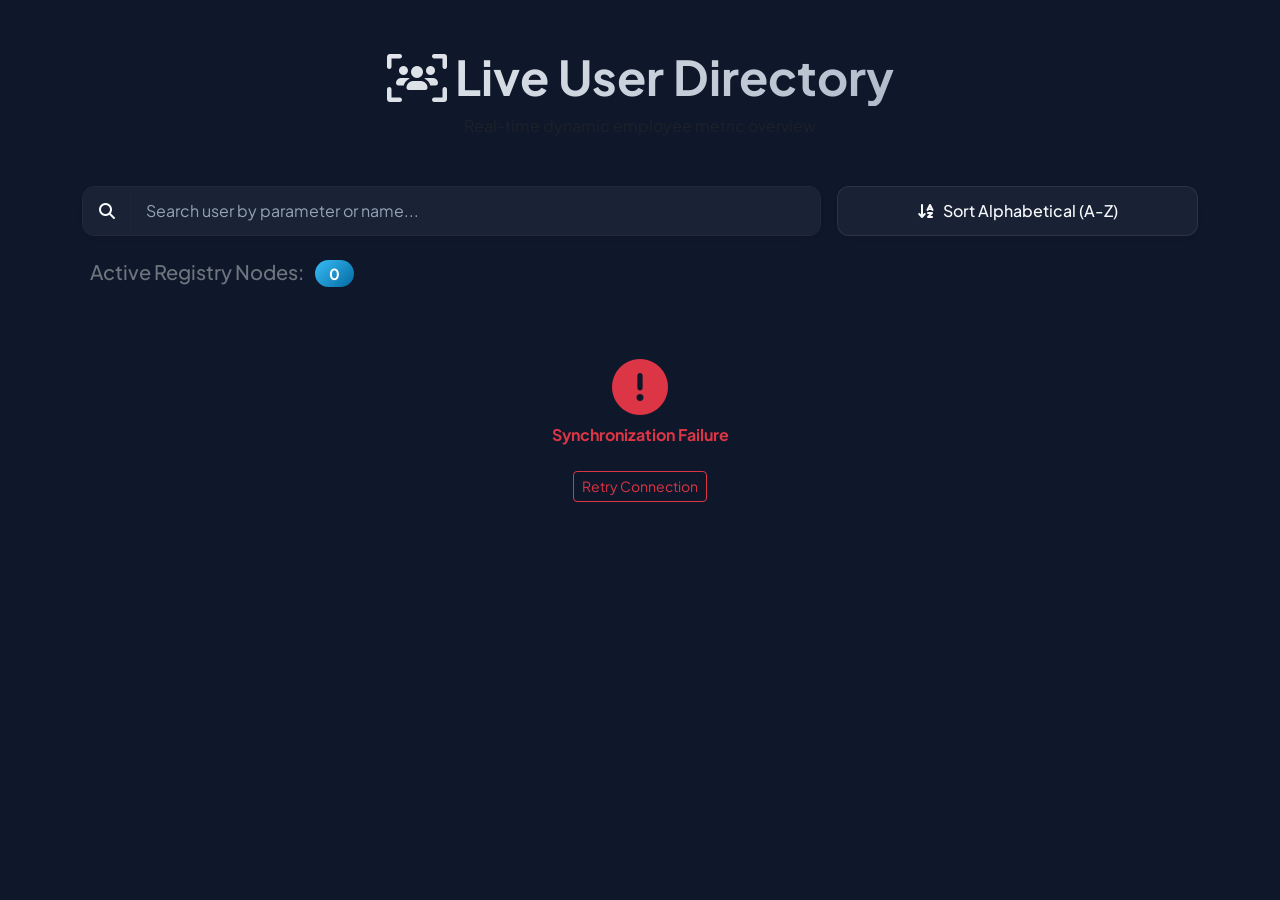
<file: 25ESKCS013/index.html>
<!DOCTYPE html>
<html lang="en">
<head>
    <meta charset="UTF-8">
    <meta name="viewport" content="width=device-width, initial-scale=1.0">
    <title>Live User Directory | Pro</title>

    <link rel="preconnect" href="https://fonts.googleapis.com">
    <link rel="preconnect" href="https://fonts.gstatic.com" crossorigin>
    <link href="https://fonts.googleapis.com/css2?family=Plus+Jakarta+Sans:wght@400;500;600;700&display=swap" rel="stylesheet">

    <link href="https://cdn.jsdelivr.net/npm/bootstrap@5.3.0/dist/css/bootstrap.min.css" rel="stylesheet">
    <link rel="stylesheet" href="https://cdnjs.cloudflare.com/ajax/libs/font-awesome/6.4.2/css/all.min.css">
    <link rel="stylesheet" href="style.css">
</head>
<body>

<div class="container py-5">
    <div class="text-center mb-5">
        <h1 class="display-5 fw-bold text-gradient">
            <i class="fa-solid fa-users-viewfinder me-2"></i>Live User Directory
        </h1>
        <p class="text-muted">Real-time dynamic employee metric overview</p>
    </div>

    <div class="row g-3 mb-4 align-items-center">
        <div class="col-md-8">
            <div class="input-group search-group shadow-sm">
                <span class="input-group-text bg-white border-end-0 text-muted"><i class="fa-solid fa-magnifying-glass"></i></span>
                <input type="text" id="searchBox" class="form-control border-start-0" placeholder="Search user by parameter or name...">
            </div>
        </div>
        <div class="col-md-4">
            <button class="btn btn-action w-100 shadow-sm" id="sortBtn">
                <i class="fa-solid fa-sort-alpha-down me-2"></i>Sort Alphabetical (A-Z)
            </button>
        </div>
    </div>

    <div class="d-flex justify-content-between align-items-center mb-4 px-2">
        <h5 class="text-secondary mb-0 fw-medium">
            Active Registry Nodes: 
            <span class="badge badge-count ms-2" id="count">0</span>
        </h5>
    </div>

    <div id="loading" class="my-5 text-center">
        <div class="spinner-border text-primary mb-3" role="status"></div>
        <div class="fw-semibold text-secondary">Compiling user database...</div>
    </div>

    <div class="row g-4" id="userContainer"></div>
</div>

<script src="https://code.jquery.com/jquery-3.7.1.min.js"></script>
<script src="script.js"></script>
</body>
</html>
</file>
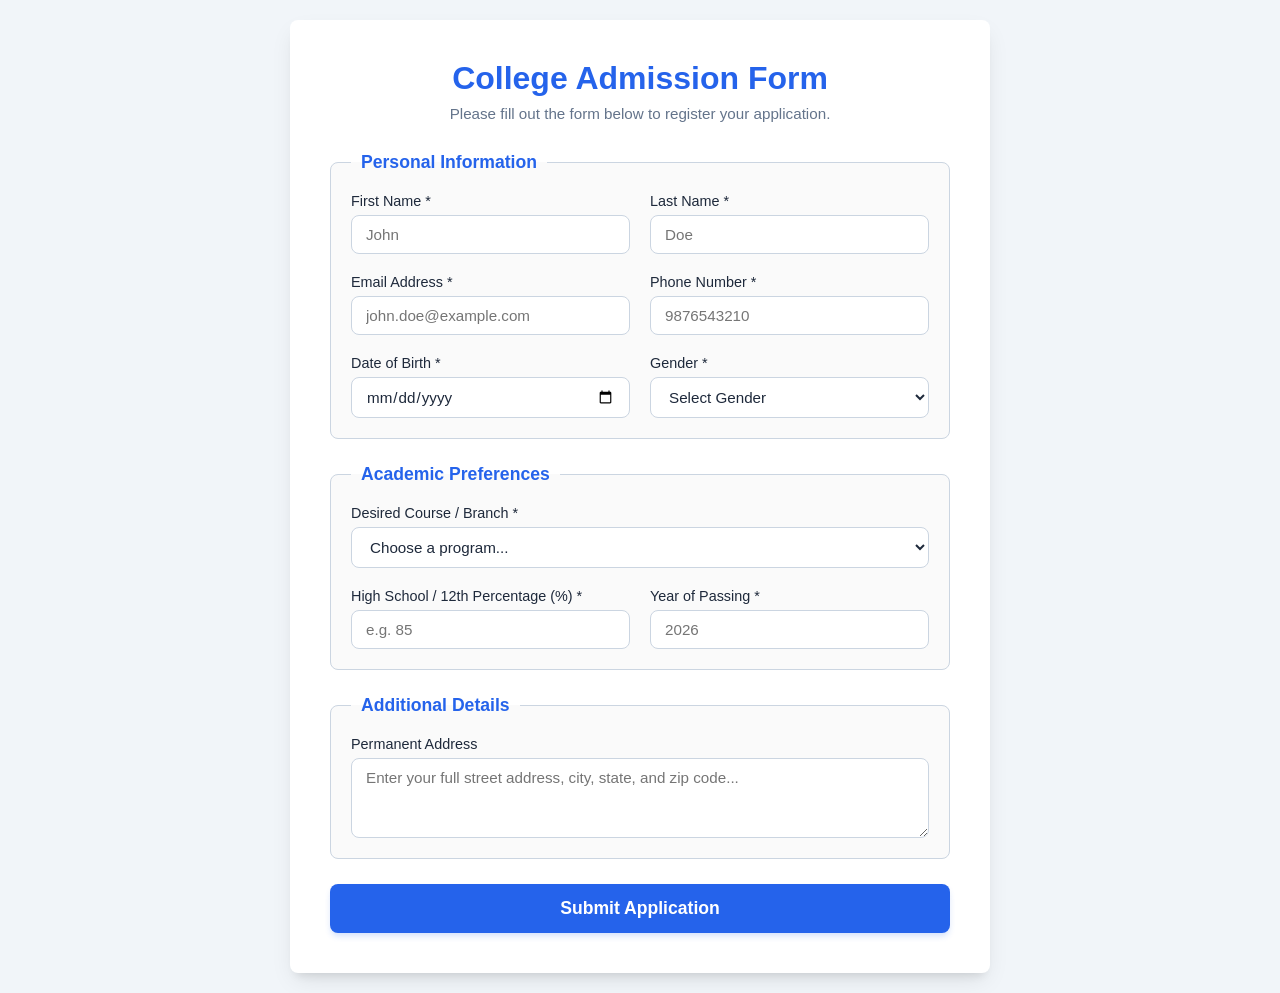
<file: 25ESKCS013/day1.html>
<!DOCTYPE html>
<html lang="en">
<head>
    <meta charset="UTF-8">
    <meta name="viewport" content="width=device-width, initial-scale=1.0">
    <title>Mini Challenge - College Admission Form</title>
    <style>
        /* Base Reset & Variables */
        * {
            margin: 0;
            padding: 0;
            box-sizing: border-box;
            font-family: 'Segoe UI', Tahoma, Geneva, Verdana, sans-serif;
        }

        :root {
            --primary-color: #2563eb;
            --primary-hover: #1d4ed8;
            --bg-color: #f1f5f9;
            --card-bg: #ffffff;
            --text-main: #1e293b;
            --text-muted: #64748b;
            --border-color: #cbd5e1;
            --radius: 8px;
            --transition: all 0.3s ease;
        }

        body {
            background-color: var(--bg-color);
            color: var(--text-main);
            display: flex;
            justify-content: center;
            align-items: center;
            min-height: 100vh;
            padding: 20px;
        }

        /* Form Card Container */
        .form-container {
            background-color: var(--card-bg);
            width: 100%;
            max-width: 700px;
            padding: 40px;
            border-radius: var(--radius);
            box-shadow: 0 10px 25px -5px rgba(0, 0, 0, 0.1), 0 8px 10px -6px rgba(0, 0, 0, 0.1);
        }

        .form-header {
            margin-bottom: 30px;
            text-align: center;
        }

        .form-header h1 {
            font-size: 2rem;
            color: var(--primary-color);
            margin-bottom: 8px;
        }

        .form-header p {
            color: var(--text-muted);
            font-size: 0.95rem;
        }

        /* Logical Field Grouping */
        fieldset {
            border: 1px solid var(--border-color);
            border-radius: var(--radius);
            padding: 20px;
            margin-bottom: 25px;
            background-color: #fafafa;
        }

        legend {
            font-weight: 600;
            color: var(--primary-color);
            padding: 0 10px;
            font-size: 1.1rem;
        }

        /* Grid Layout for Fields */
        .form-grid {
            display: grid;
            grid-template-columns: 1fr 1fr;
            gap: 20px;
        }

        .full-width {
            grid-column: span 2;
        }

        /* Form Controls */
        .form-group {
            display: flex;
            flex-direction: column;
            gap: 6px;
        }

        label {
            font-size: 0.9rem;
            font-weight: 500;
            color: var(--text-main);
        }

        input[type="text"],
        input[type="email"],
        input[type="tel"],
        input[type="date"],
        input[type="number"],
        select,
        textarea {
            width: 100%;
            padding: 10px 14px;
            border: 1px solid var(--border-color);
            border-radius: var(--radius);
            font-size: 0.95rem;
            background-color: #fff;
            color: var(--text-main);
            transition: var(--transition);
            outline: none;
        }

        /* Hover & Focus Effects */
        input:hover, select:hover, textarea:hover {
            border-color: #94a3b8;
        }

        input:focus, select:focus, textarea:focus {
            border-color: var(--primary-color);
            box-shadow: 0 0 0 3px rgba(37, 99, 233, 0.15);
        }

        textarea {
            resize: vertical;
            min-height: 80px;
        }

        /* Submit Button with Hover Effects */
        .submit-btn {
            width: 100%;
            padding: 14px;
            background-color: var(--primary-color);
            color: white;
            border: none;
            border-radius: var(--radius);
            font-size: 1.1rem;
            font-weight: 600;
            cursor: pointer;
            transition: var(--transition);
            box-shadow: 0 4px 6px -1px rgba(37, 99, 233, 0.2);
        }

        .submit-btn:hover {
            background-color: var(--primary-hover);
            transform: translateY(-1px);
            box-shadow: 0 6px 12px -2px rgba(37, 99, 233, 0.3);
        }

        .submit-btn:active {
            transform: translateY(1px);
        }

        /* Responsive Design */
        @media (max-width: 600px) {
            .form-grid {
                grid-template-columns: 1fr;
            }
            .full-width {
                grid-column: span 1;
            }
            .form-container {
                padding: 20px;
            }
        }
    </style>
</head>
<body>

    <div class="form-container">
        <div class="form-header">
            <h1>College Admission Form</h1>
            <p>Please fill out the form below to register your application.</p>
        </div>

        <form action="#" method="POST">
            
            <!-- SECTION 1: Personal Details -->
            <fieldset>
                <legend>Personal Information</legend>
                <div class="form-grid">
                    <div class="form-group">
                        <label for="firstName">First Name *</label>
                        <input type="text" id="firstName" name="firstName" placeholder="John" required>
                    </div>
                    
                    <div class="form-group">
                        <label for="lastName">Last Name *</label>
                        <input type="text" id="lastName" name="lastName" placeholder="Doe" required>
                    </div>

                    <div class="form-group">
                        <label for="email">Email Address *</label>
                        <input type="email" id="email" name="email" placeholder="john.doe@example.com" required>
                    </div>

                    <div class="form-group">
                        <label for="phone">Phone Number *</label>
                        <input type="tel" id="phone" name="phone" placeholder="9876543210" pattern="[0-9]{10}" title="Please enter a valid 10-digit phone number" required>
                    </div>

                    <div class="form-group">
                        <label for="dob">Date of Birth *</label>
                        <input type="date" id="dob" name="dob" required>
                    </div>

                    <div class="form-group">
                        <label for="gender">Gender *</label>
                        <select id="gender" name="gender" required>
                            <option value="" disabled selected>Select Gender</option>
                            <option value="male">Male</option>
                            <option value="female">Female</option>
                            <option value="other">Other</option>
                        </select>
                    </div>
                </div>
            </fieldset>

            <!-- SECTION 2: Academic Program Selection -->
            <fieldset>
                <legend>Academic Preferences</legend>
                <div class="form-grid">
                    <div class="form-group full-width">
                        <label for="course">Desired Course / Branch *</label>
                        <select id="course" name="course" required>
                            <option value="" disabled selected>Choose a program...</option>
                            <option value="cse">B.Tech - Computer Science & Engineering</option>
                            <option value="ece">B.Tech - Electronics & Communication</option>
                            <option value="it">B.Tech - Information Technology</option>
                            <option value="me">B.Tech - Mechanical Engineering</option>
                        </select>
                    </div>

                    <div class="form-group">
                        <label for="score">High School / 12th Percentage (%) *</label>
                        <input type="number" id="score" name="score" placeholder="e.g. 85" min="0" max="100" step="0.01" required>
                    </div>

                    <div class="form-group">
                        <label for="year">Year of Passing *</label>
                        <input type="number" id="year" name="year" placeholder="2026" min="2020" max="2026" required>
                    </div>
                </div>
            </fieldset>

            <!-- SECTION 3: Additional Info -->
            <fieldset>
                <legend>Additional Details</legend>
                <div class="form-group">
                    <label for="address">Permanent Address</label>
                    <textarea id="address" name="address" placeholder="Enter your full street address, city, state, and zip code..."></textarea>
                </div>
            </fieldset>

            <!-- Submit Button -->
            <button type="submit" class="submit-btn">Submit Application</button>

        </form>
    </div>

</body>
</html>
</file>
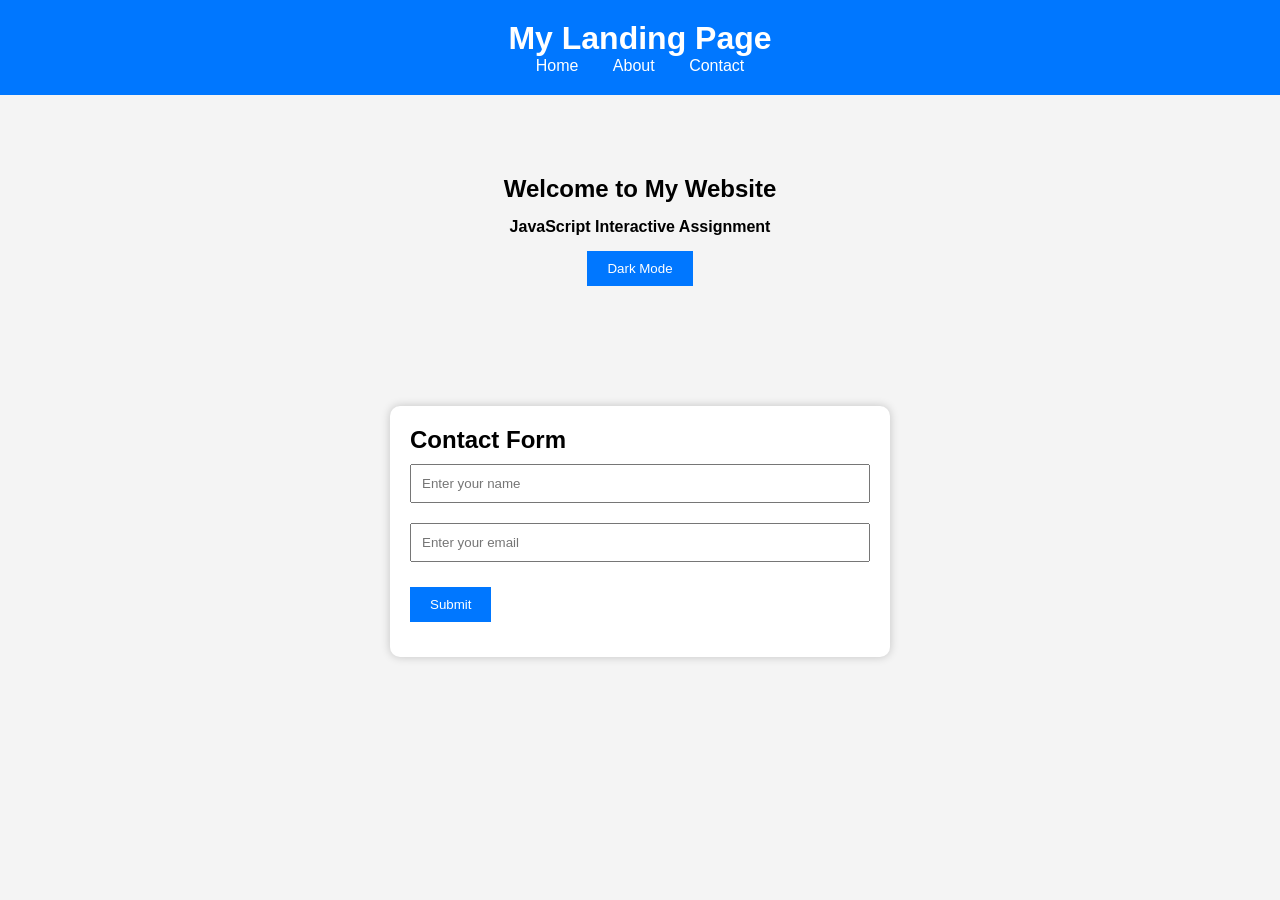
<file: 25ESKCS013/day4.html>
<!DOCTYPE html>
<html lang="en">
<head>
<meta charset="UTF-8">
<meta name="viewport" content="width=device-width, initial-scale=1.0">
<title>Interactive Landing Page</title>

<style>
*{
margin:0;
padding:0;
box-sizing:border-box;
font-family:Arial,sans-serif;
}

body{
background:#f4f4f4;
transition:.4s;
}

.dark{
background:#222;
color:white;
}

header{
background:#0077ff;
color:white;
padding:20px;
text-align:center;
}

nav a{
color:white;
text-decoration:none;
margin:15px;
}

.hero{
padding:80px 20px;
text-align:center;
}

button{
padding:10px 20px;
background:#0077ff;
color:white;
border:none;
cursor:pointer;
margin-top:15px;
transition:.3s;
}

button:hover{
background:#ff6600;
transform:scale(1.1);
}

.container{
width:80%;
max-width:500px;
margin:40px auto;
background:white;
padding:20px;
border-radius:10px;
box-shadow:0 0 10px rgba(0,0,0,.2);
}

.dark .container{
background:#333;
}

input{
width:100%;
padding:10px;
margin:10px 0;
}

p{
margin-top:15px;
font-weight:bold;
text-align:center;
}
</style>

</head>

<body>

<header>
<h1>My Landing Page</h1>
<nav>
<a href="#">Home</a>
<a href="#">About</a>
<a href="#">Contact</a>
</nav>
</header>

<section class="hero">
<h2>Welcome to My Website</h2>
<p>JavaScript Interactive Assignment</p>

<button onclick="toggleMode()">Dark Mode</button>
</section>

<div class="container">

<h2>Contact Form</h2>

<input type="text" id="name" placeholder="Enter your name">

<input type="email" id="email" placeholder="Enter your email">

<button onclick="submitForm()">Submit</button>

<p id="message"></p>

</div>

<script>

function submitForm(){

let name=document.getElementById("name").value.trim();

let email=document.getElementById("email").value.trim();

let msg=document.getElementById("message");

let emailPattern=/^[^ ]+@[^ ]+\.[a-z]{2,3}$/;

if(name===""){
msg.style.color="red";
msg.innerHTML="Please enter your name.";
return;
}

if(!email.match(emailPattern)){
msg.style.color="red";
msg.innerHTML="Please enter a valid email.";
return;
}

msg.style.color="green";
msg.innerHTML="Welcome, "+name+"! Your form has been submitted.";

}

function toggleMode(){
document.body.classList.toggle("dark");
}

</script>

</body>
</html>
</file>
<file: 25ESKCS013/style.css>
:root {
    --bg-main: #0f172a;
    --card-bg: rgba(30, 41, 59, 0.7);
    --border-color: rgba(255, 255, 255, 0.08);
    --text-primary: #f8fafc;
    --text-secondary: #94a3b8;
    --accent-color: #38bdf8;
    --accent-gradient: linear-gradient(135deg, #38bdf8 0%, #0369a1 100%);
}

body {
    background-color: var(--bg-main);
    color: var(--text-primary);
    font-family: 'Plus Jakarta Sans', sans-serif;
    min-height: 100vh;
}

.text-gradient {
    background: linear-gradient(135deg, #ffffff 0%, #94a3b8 100%);
    -webkit-background-clip: text;
    -webkit-text-fill-color: transparent;
}

/* Search Bar customization */
.search-group {
    border-radius: 12px;
    overflow: hidden;
    border: 1px solid var(--border-color);
}

.search-group .input-group-text,
.search-group .form-control {
    background-color: var(--card-bg) !important;
    border: none;
    color: var(--text-primary) !important;
    padding: 12px 16px;
}

.search-group .form-control::placeholder {
    color: var(--text-secondary);
}

.search-group .form-control:focus {
    box-shadow: none;
}

/* Custom Buttons */
.btn-action {
    background: var(--card-bg);
    color: var(--text-primary);
    border: 1px solid var(--border-color);
    border-radius: 12px;
    padding: 12px;
    font-weight: 500;
    transition: all 0.3s cubic-bezier(0.4, 0, 0.2, 1);
}

.btn-action:hover, .btn-action.active-sort {
    background: var(--accent-gradient);
    color: #ffffff;
    border-color: transparent;
    transform: translateY(-2px);
    box-shadow: 0 8px 20px rgba(56, 189, 248, 0.2);
}

.badge-count {
    background: var(--accent-gradient);
    color: #ffffff;
    font-size: 0.95rem;
    padding: 6px 14px;
    border-radius: 20px;
}

/* User Card Structures */
.user-card {
    background: var(--card-bg);
    border: 1px solid var(--border-color);
    border-radius: 20px;
    backdrop-filter: blur(12px);
    transition: all 0.3s cubic-bezier(0.4, 0, 0.2, 1);
    height: 100%;
    position: relative;
    overflow: hidden;
}

.user-card::before {
    content: '';
    position: absolute;
    top: 0;
    left: 0;
    width: 100%;
    height: 4px;
    background: var(--accent-gradient);
    opacity: 0;
    transition: opacity 0.3s ease;
}

.user-card:hover {
    transform: translateY(-6px);
    border-color: rgba(56, 189, 248, 0.3);
    box-shadow: 0 12px 30px rgba(0, 0, 0, 0.3);
}

.user-card:hover::before {
    opacity: 1;
}

.avatar-wrapper {
    position: relative;
    width: 90px;
    height: 90px;
    margin: 0 auto;
}

.card-img-top {
    width: 90px;
    height: 90px;
    border-radius: 50%;
    object-fit: cover;
    border: 3px solid rgba(56, 189, 248, 0.2);
    background-color: var(--bg-main);
}

.user-card h4 {
    color: var(--text-primary);
    font-size: 1.25rem;
    font-weight: 600;
}

.card-info-text {
    color: var(--text-secondary);
    font-size: 0.9rem;
    margin-bottom: 8px;
    display: flex;
    align-items: center;
    justify-content: center;
    gap: 8px;
}

.card-info-text i {
    color: var(--accent-color);
    width: 16px;
}

.company-badge {
    background: rgba(255, 255, 255, 0.05);
    color: var(--text-primary);
    border: 1px solid var(--border-color);
    font-size: 0.8rem;
    padding: 6px 12px;
    border-radius: 8px;
    margin-top: 12px;
    display: inline-block;
}

/* Spinner adjustment */
#loading .spinner-border {
    width: 3rem;
    height: 3rem;
    color: var(--accent-color) !important;
}

.empty-state {
    color: var(--text-secondary);
    padding: 60px 0;
}
</file>
